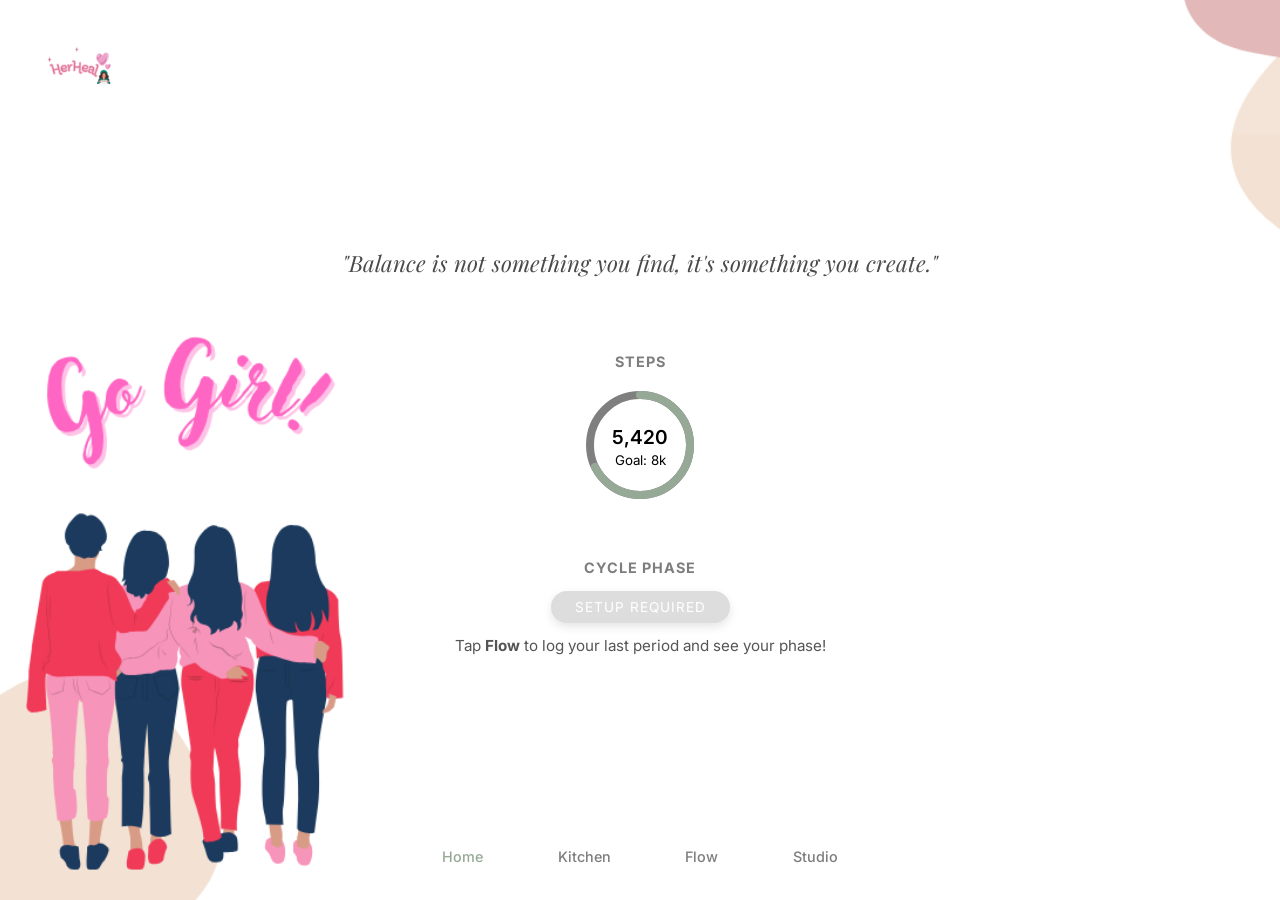
<file: index.html>
<!DOCTYPE html>
<html lang="en">
<head>
    <meta charset="UTF-8">
    <meta name="viewport" content="width=device-width, initial-scale=1.0">
    <title>HerHeal | Dashboard</title>
    <link rel="stylesheet" href="style.css">
</head>
<body class="dashboard-page">
    <nav class="main-nav">
        <div class="nav-logo">
            <img src="logo2.png" alt="HerHeal Logo">
        </div>
    </nav>

    <main class="dashboard-container">
        <section class="quote-container glass">
            <p id="dailyQuote">"Your body is your sanctuary; listen to its rhythm today."</p>
        </section>

        <div class="stats-grid">
            <div class="stat-card glass">
                <h3>Steps</h3>
                <div class="progress-container">
                    <svg class="progress-ring" width="120" height="120">
                        <circle class="ring-bg" cx="60" cy="60" r="50"></circle>
                        <circle id="stepCircle" class="ring-bar" cx="60" cy="60" r="50"></circle>
                    </svg>

                    <div class="step-data">
                        <span id="stepCount">5,420</span>
                        <small>Goal: 8k</small>
                    </div>
                </div>
            </div>

            <div class="stat-card glass">
                <h3>Cycle Phase</h3>
                <div class="phase-badge">Follicular</div>
                <p class="phase-desc">Energy is rising. Great time for new projects!</p>
            </div>
        </div>

        <div class="bottom-nav glass">
            <a href="index.html" class="active">Home</a>
            <a href="kitchen.html">Kitchen</a>
            <a href="flow.html">Flow</a>
            <a href="studio.html">Studio</a>
        </div>
    </main>
    <script src="script.js"></script>
</body>
</html>
</file>
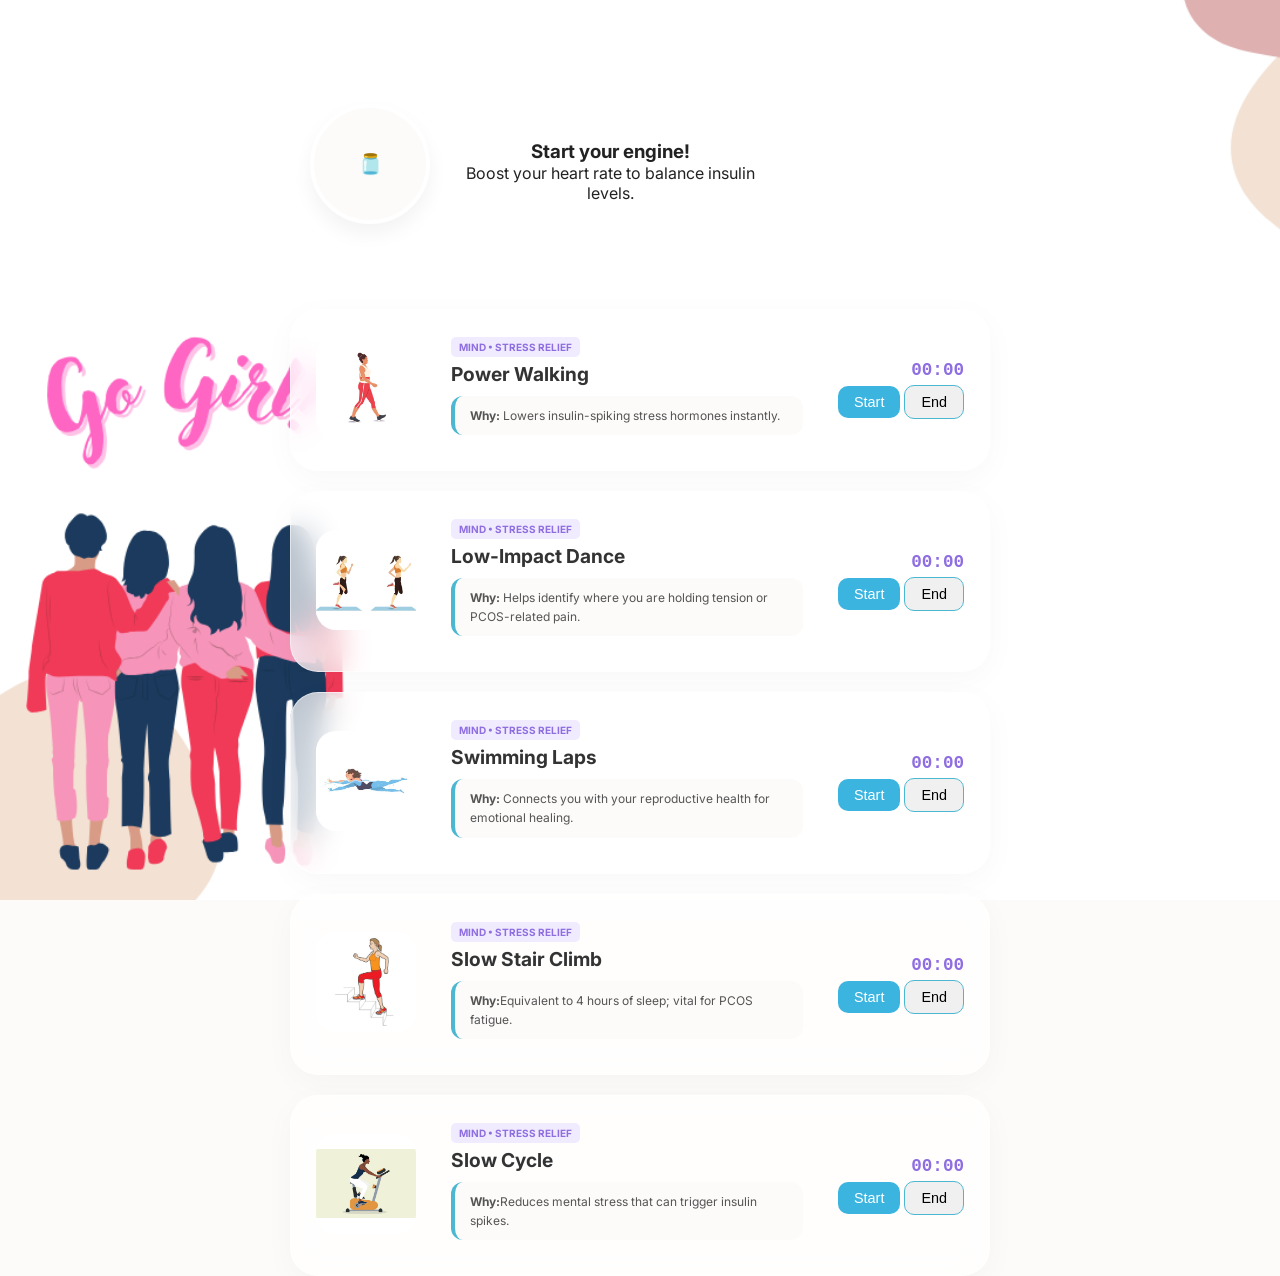
<file: cardio.html>
<!DOCTYPE html>
<html lang="en">
<head>
    <meta charset="UTF-8">
    <meta name="viewport" content="width=device-width, initial-scale=1.0">
    <title>HerHeal | Cardio</title>
     <link rel="stylesheet" href="style.css">
</head>
<body class="cardio-theme">
    
    <main class="studio-container">
    <br><br><br><br><br><br><br><br><br><br><br><br><br><br><br><br><br><br><br>
        <section class="growth-sanctuary glass">
            <div id="plant-pot" class="pot-container">
                <div class="plant-stage" id="plant-visual">
                    <span>🫙</span> </div>
            </div>
            <div class="growth-info">
                <h3 id="growth-status">Energy & Stamina</h3>
                <p id="growth-message">Boost your heart rate to balance insulin levels.</p>
            </div>
        </section>
         
        <section class="exercise-list">
            <div class="exercise-card pcos-special">
                <div class="card-image">
                    <img src="power_walk.jpeg"alt="Power Walking">
                </div>
                 <div class="exercise-info">
                    <div class="badge">Mind • Stress Relief</div>
                <h4>Power Walking</h4>
                <p class="pcos-insight"><strong>Why:</strong> Lowers insulin-spiking stress hormones instantly.</p>
                 </div>
                

                 <div class="timer-box"><span class="timer-display-small" id="time-c1">00:00</span>
                    <div class="button-group">
                        <button class="btn-start-timer" onclick="toggleTimer('c1')">Start</button>
                        <button class="btn-end-timer" onclick="endSession('c1')">End</button>
                    </div>
                </div>
            </div>
           


            <div class="exercise-card pcos-special">
                <div class="card-image">
                    <img src="dance.jpeg"alt="Low-Impact Dance">
                </div>
                 <div class="exercise-info">
                    <div class="badge">Mind • Stress Relief</div>
                    <h4>Low-Impact Dance</h4>
                    <p class="pcos-insight"><strong>Why:</strong> Helps identify where you are holding tension or PCOS-related pain.</p>
                 </div>
                

                 <div class="timer-box"><span class="timer-display-small" id="time-c2">00:00</span>
                    <div class="button-group">
                        <button class="btn-start-timer" onclick="toggleTimer('c2')">Start</button>
                        <button class="btn-end-timer" onclick="endSession('c2')">End</button>
                    </div>
                </div>
            </div>
           

             <div class="exercise-card pcos-special">
                <div class="card-image">
                    <img src="swimming.jpeg"alt="Swimming Laps">
                </div>
                 <div class="exercise-info">
                    <div class="badge">Mind • Stress Relief</div>
                    <h4>Swimming Laps</h4>
                    <p class="pcos-insight"><strong>Why:</strong> Connects you with your reproductive health for emotional healing.</p>
                 </div>
                

                <div class="timer-box"><span class="timer-display-small" id="time-c3">00:00</span>
                    <div class="button-group">
                        <button class="btn-start-timer" onclick="toggleTimer('c3')">Start</button>
                        <button class="btn-end-timer" onclick="endSession('c3')">End</button>
                    </div>
                </div>

            </div>
            

            <div class="exercise-card pcos-special">
                <div class="card-image">
                    <img src="stairClimb.jpeg"alt="Slow Stair Climb">
                </div>
                 <div class="exercise-info">
                    <div class="badge">Mind • Stress Relief</div>
                    <h4>Slow Stair Climb</h4>
                    <p class="pcos-insight"><strong>Why:</strong>Equivalent to 4 hours of sleep; vital for PCOS fatigue.</p>
                
                 </div>
                
               

                 <div class="timer-box"><span class="timer-display-small" id="time-c4">00:00</span>
                    <div class="button-group">
                        <button class="btn-start-timer" onclick="toggleTimer('c4')">Start</button>
                        <button class="btn-end-timer" onclick="endSession('c4')">End</button>
                    </div>
            </div>
            </div>
           

            <div class="exercise-card pcos-special">
                <div class="card-image">
                    <img src="slowCycle.jpeg"alt="Slow Cycle">
                </div>
                 <div class="exercise-info">
                    <div class="badge">Mind • Stress Relief</div>
                <h4>Slow Cycle</h4>
                <p class="pcos-insight"><strong>Why:</strong>Reduces mental stress that can trigger insulin spikes.</p>
                 </div>
                

                <div class="timer-box"><span class="timer-display-small" id="time-c5">00:00</span>
                    <div class="button-group">
                        <button class="btn-start-timer" onclick="toggleTimer('c5')">Start</button>
                        <button class="btn-end-timer" onclick="endSession('c5')">End</button>
                    </div>
            </div>

            </div>
            
        </section>
       
    </main>
    <script src="cardio-logic.js"></script>
</body>
</html>
</file>
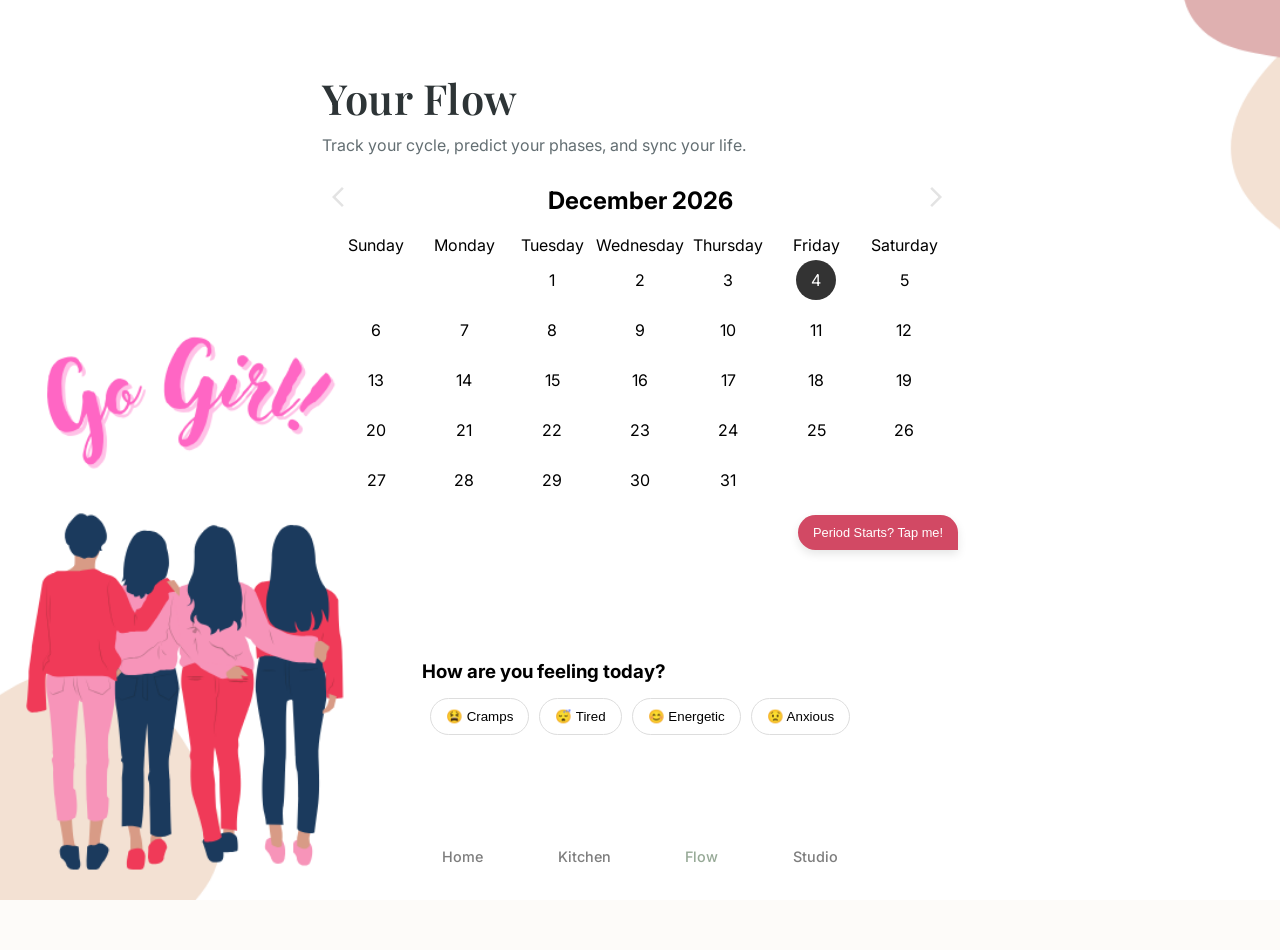
<file: flow.html>
<!DOCTYPE html>
<html lang="en">
<head>
    <meta charset="UTF-8">
    <meta name="viewport" content="width=device-width, initial-scale=1.0">
    <title>HerHeal | Flow Tracker</title>
    <link rel="stylesheet" href="style.css">
</head>
<body class="yoga-theme">
    <main class="studio-container">
        <header class="studio-header">
            <!-- <br><br><br><br><br><br><br><br><br><br><br><br><br><br><br><br><br><br><br><br><br> -->
            <h1>Your Flow</h1>
            <p>Track your cycle, predict your phases, and sync your life.</p>
        </header>

        <section class="calendar-container glass">
            <div class="calendar-header">
                <button onclick="changeMonth(-1)"><svg xmlns="http://www.w3.org/2000/svg" height="24px" viewBox="0 -960 960 960" width="24px" fill="#e3e3e3"><path d="M400-80 0-480l400-400 71 71-329 329 329 329-71 71Z"/></svg></button>
                <h2 id="month-display">February 2026</h2>
                <button onclick="changeMonth(1)"><svg xmlns="http://www.w3.org/2000/svg" height="24px" viewBox="0 -960 960 960" width="24px" fill="#e3e3e3"><path d="m321-80-71-71 329-329-329-329 71-71 400 400L321-80Z"/></svg></button>
            </div>
            <div class="calender-wrapper">
                <div class="weekdays">
                    <div>Sunday</div>
                    <div>Monday</div>
                    <div>Tuesday</div>
                    <div>Wednesday</div>
                    <div>Thursday</div>
                    <div>Friday</div>
                    <div>Saturday</div>
                
                
            </div>
            </div>
        
            <div id="calendar-grid" class="calendar-grid">
            </div>
        </section>

        <div class="period-quick-log">
            <button onclick="logPeriodToday()" class="btn-log">
                Period Starts? <span>Tap me!</span>
            </button>
        </div>
        <section class="mood-container">
            <h3>How are you feeling today?</h3>
            <div class="mood-selector">
                <button onclick="logMood('Crampy')">😫 Cramps</button>
                <button onclick="logMood('Low Energy')">😴 Tired</button>
                <button onclick="logMood('Happy')">😊 Energetic</button>
                <button onclick="logMood('Anxious')">😟 Anxious</button>
            </div>
            <div id="mood-suggestion">
                Select a mood too see a tip!
            </div>
        </section>
        
         <div class="bottom-nav glass">
            <a href="index.html">Home</a>
            <a href="kitchen.html">Kitchen</a>
            <a href="flow.html" class="active">Flow</a>
            <a href="studio.html">Studio</a>
        </div>

    </main>
<script src="script.js"></script>
  
   
</body>
</html>
</file>
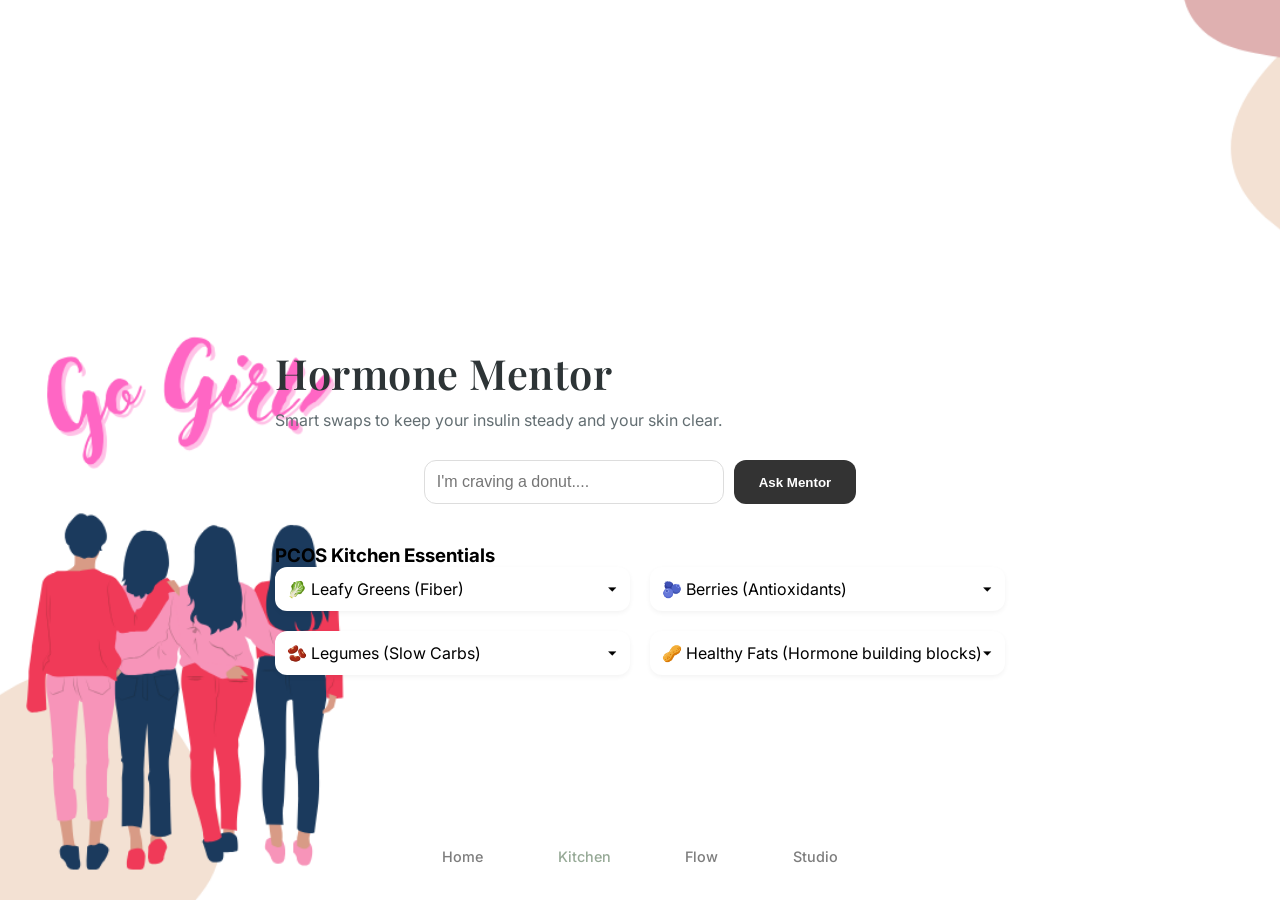
<file: kitchen.html>
<!DOCTYPE html>
<html lang="en">
<head>
    <meta charset="UTF-8">
    <meta name="viewport" content="width=device-width, initial-scale=1.0">
    <title>HerHeal | Kitchen</title>
    <link rel="stylesheet" href="style.css">
</head>
<body class="kitchen-theme">
    <main class="studio-container">
        <header class="studio-header">
            <h1>Hormone Mentor</h1>
            <p>Smart swaps to keep your insulin steady and your skin clear.</p>
        </header>

        <section class="mentor-section glass">
            <div class="mentor-input-group">
                <input type="text" id="craving-input" placeholder="I'm craving a donut....">
                <button onclick="askMentor()" class="btn-mentor">Ask Mentor</button>
            </div>
            <div id="mentor-response"></div>
        </section>

        <section class="pcos-essentials">
            <h3>PCOS Kitchen Essentials</h3>
            <div class="essential-grid">
               
                <details class="essential-item">
                <summary> 🥬 Leafy Greens (Fiber) </summary>
                <div class="dropdown-content">
                    <p><strong>Recs:</strong> Spinach, Kale, Arugula.</p>
                    <p>Eat these at the start of meals to blunt insulin spikes.</p>
                </div>
               </details>
               
               <details class="essential-item">
                <summary> 🫐 Berries (Antioxidants)</summary>
                <div class="dropdown-content">
                    <p><strong>Recs:</strong> Blueberries, Raspberries, Blackberries.</p>
                    <p>Low-sugar options that won't trigger androgen production.</p>
                </div>
               </details>

               <details class="essential-item">
                <summary> 🫘 Legumes (Slow Carbs) </summary>
                <div class="dropdown-content">
                    <p><strong>Recs:</strong> Chickpeas, Lentils, Black beans.</p>
                    <p>High protein and fiber content keeps you full longer.</p>
                </div>
               </details>

               <details class="essential-item">
                <summary> 🥜 Healthy Fats (Hormone building blocks)</summary>
                <div class="dropdown-content">
                    <p><strong>Recs:</strong> Avocado, Walnuts, Flaxseeds.</p>
                    <p>Essential for producing progesterone and reducing inflammation.</p>
                </div>
               </details>

            </div>
        </section>
         <div class="bottom-nav glass">
            <a href="index.html" >Home</a>
            <a href="kitchen.html" class="active">Kitchen</a>
            <a href="flow.html">Flow</a>
            <a href="studio.html">Studio</a>
        </div>
    </main>
    <script src="script.js"></script>
</body>
</html>
</file>
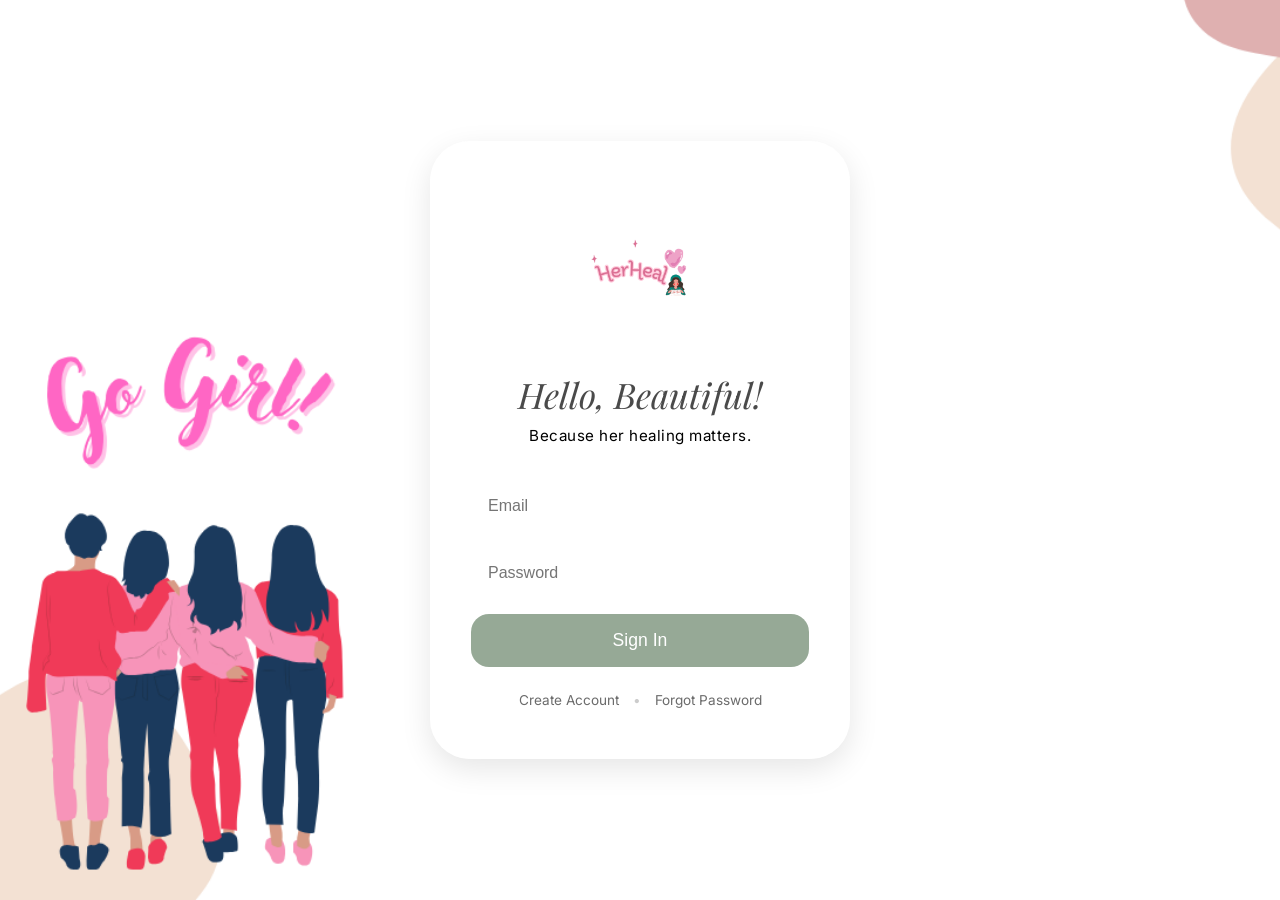
<file: login.html>
<!DOCTYPE html>
<html lang="en">
<head>
    <meta charset="UTF-8">
    <meta name="viewport" content="width=device-width, initial-scale=1.0">
    <title>HerHeal | Login</title>
    <link rel="stylesheet" href="style.css">

</head>
<body class="login-page">
    <div class="login-card">
        <img src="logo.png" alt="HerHeal" class="brand-logo">

        <h1 class="greeting">Hello, Beautiful!</h1>
        <p class="tagline">Because her healing matters.</p>

        <form id="loginForm">
            <input type="email" class="input-field" placeholder="Email" required>
            <input type="password" class="input-field" placeholder="Password" required>
            <button type="submit" class="enter-btn">Sign In</button>
        </form>

        <div class="footer-links">
            <a href="#">Create Account</a>
            <span class="dot">•</span>
            <a href="#">Forgot Password</a>
        </div>
    </div>
    <script src="script.js"></script>
</body>
</html>
</file>
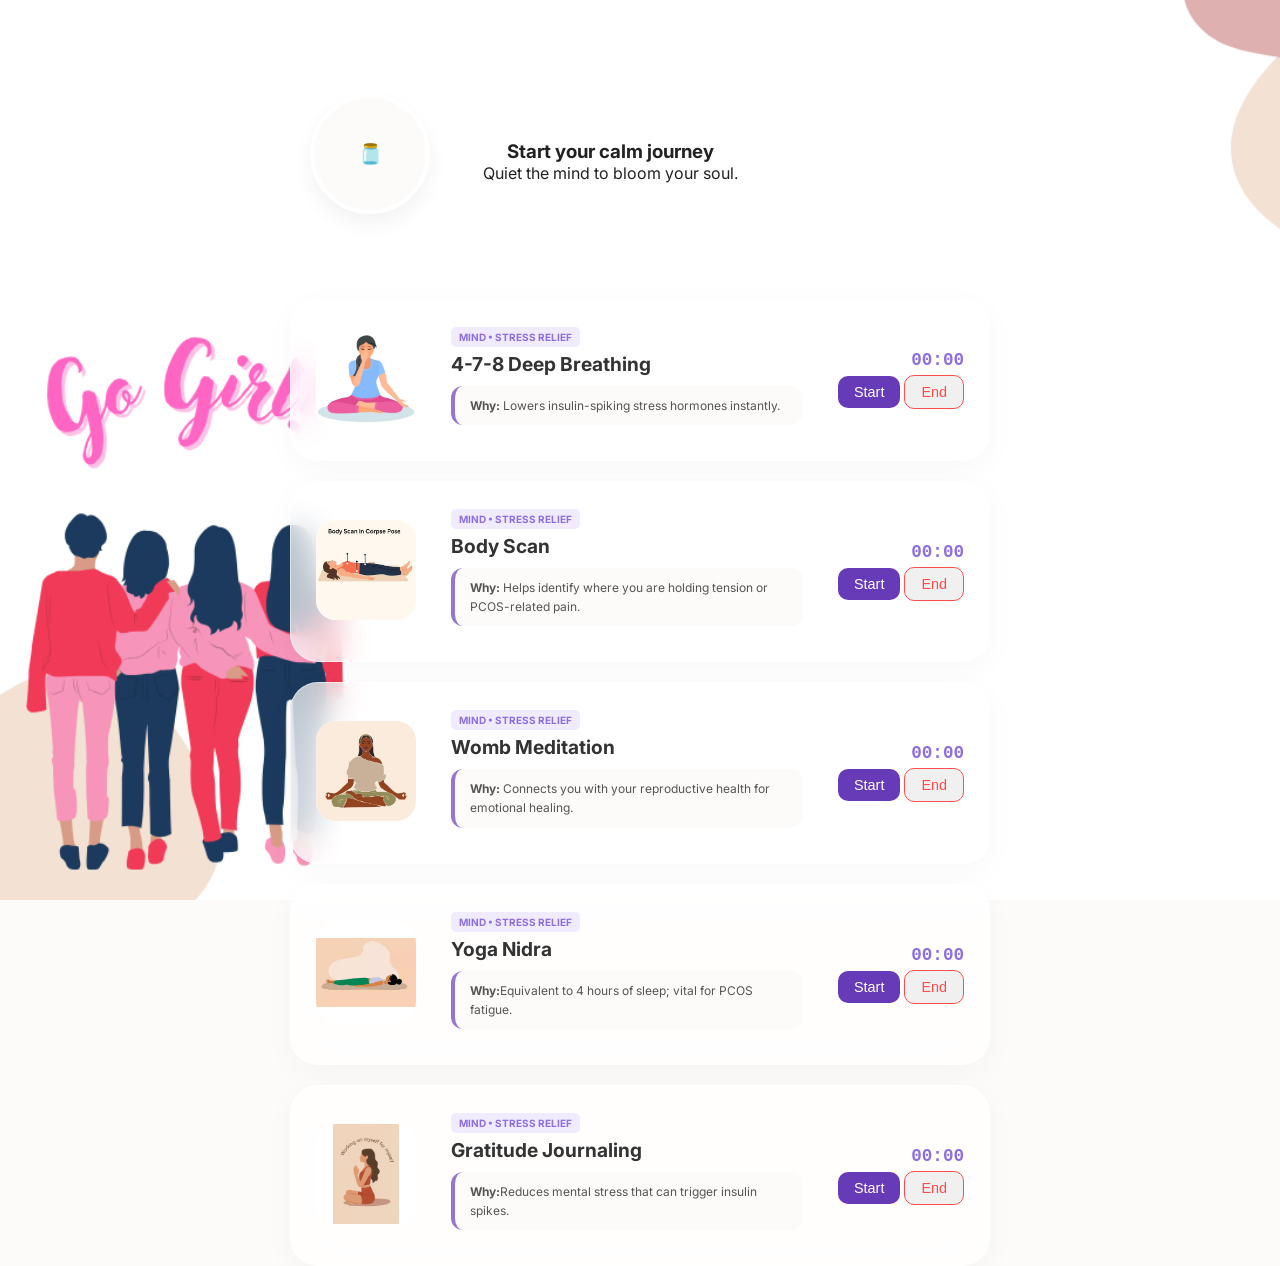
<file: meditation.html>
<!DOCTYPE html>
<html lang="en">
<head>
    <meta charset="UTF-8">
    <meta name="viewport" content="width=device-width, initial-scale=1.0">
    <title>HerHeal | Meditation</title>
     <link rel="stylesheet" href="style.css">
</head>
<body class="meditation-theme">
   
    <main class="studio-container">
    <br><br><br><br><br><br><br><br><br><br><br><br><br><br><br><br><br><br>
        <section class="growth-sanctuary glass">
            <div id="plant-pot" class="pot-container">
                <div class="plant-stage" id="plant-visual">
                    <span>🫙</span> </div>
            </div>
            <div class="growth-info">
                <h3 id="growth-status">Mindful Growth</h3>
                <p id="growth-message">Quiet the mind to bloom your soul.</p>
            </div>
        </section>

        <section class="exercise-list">
            <div class="exercise-card pcos-special">
                <div class="card-image">
                    <img src="breathing.jpeg" alt="breathing">
                </div>
                <div class="exercise-info">
                    <div class="badge">Mind • Stress Relief</div>
                    <h4>4-7-8 Deep Breathing</h4>
                    <p class="pcos-insight"><strong>Why:</strong> Lowers insulin-spiking stress hormones instantly.</p>
                </div>
                 <div class="timer-box"><span class="timer-display-small" id="time-m1">00:00</span>
                    <div class="button-group">
                        <button class="btn-start-timer" onclick="toggleTimer('m1')">Start</button>
                        <button class="btn-end-timer" onclick="endSession('m1')">End</button>
                    </div>
                </div>
            </div>
           


            <div class="exercise-card pcos-special">
                <div class="card-image">
                    <img src="bodyScan.jpeg" alt="bodyScan">
                </div>
                <div class="exercise-info">
                    <div class="badge">Mind • Stress Relief</div>
                    <h4>Body Scan</h4>
                    <p class="pcos-insight"><strong>Why:</strong> Helps identify where you are holding tension or PCOS-related pain.</p>
                </div>
                

                 <div class="timer-box"><span class="timer-display-small" id="time-m2">00:00</span>
                    <div class="button-group">
                        <button class="btn-start-timer" onclick="toggleTimer('m2')">Start</button>
                        <button class="btn-end-timer" onclick="endSession('m2')">End</button>
                    </div>
                </div>
            </div>
           

             <div class="exercise-card pcos-special">
                <div class="card-image">
                    <img src="wombMed.jpeg" alt="Womb Meditation">
                </div>
                <div class="exercise-info">
                    <div class="badge">Mind • Stress Relief</div>
                    <h4>Womb Meditation</h4>
                    <p class="pcos-insight"><strong>Why:</strong> Connects you with your reproductive health for emotional healing.</p>
                </div>
                

                <div class="timer-box"><span class="timer-display-small" id="time-m3">00:00</span>
                    <div class="button-group">
                        <button class="btn-start-timer" onclick="toggleTimer('m3')">Start</button>
                        <button class="btn-end-timer" onclick="endSession('m3')">End</button>
                    </div>
                </div>

            </div>
            

            <div class="exercise-card pcos-special">
                <div class="card-image">
                    <img src="yogNidra.jpeg" alt="Yoga Nidra">
                </div>
                <div class="exercise-info">
                    <div class="badge">Mind • Stress Relief</div>
                    <h4>Yoga Nidra</h4>
                    <p class="pcos-insight"><strong>Why:</strong>Equivalent to 4 hours of sleep; vital for PCOS fatigue.</p>
                </div>
                

                 <div class="timer-box"><span class="timer-display-small" id="time-m4">00:00</span>
                    <div class="button-group">
                        <button class="btn-start-timer" onclick="toggleTimer('m4')">Start</button>
                        <button class="btn-end-timer" onclick="endSession('m4')">End</button>
                    </div>
            </div>
            </div>
           

            <div class="exercise-card pcos-special">
                <div class="card-image">
                    <img src="gratitude.jpeg" alt="Gratitude Journaling">
                </div>
                <div class="exercise-info">
                    <div class="badge">Mind • Stress Relief</div>
                <h4>Gratitude Journaling</h4>
                <p class="pcos-insight"><strong>Why:</strong>Reduces mental stress that can trigger insulin spikes.</p>
                </div>
                

                <div class="timer-box"><span class="timer-display-small" id="time-m5">00:00</span>
                    <div class="button-group">
                        <button class="btn-start-timer" onclick="toggleTimer('m5')">Start</button>
                        <button class="btn-end-timer" onclick="endSession('m5')">End</button>
                    </div>
            </div>

            </div>
            
        </section>
    </main>
    <script src="meditation-logic.js"></script>
</body>
</html>
</file>
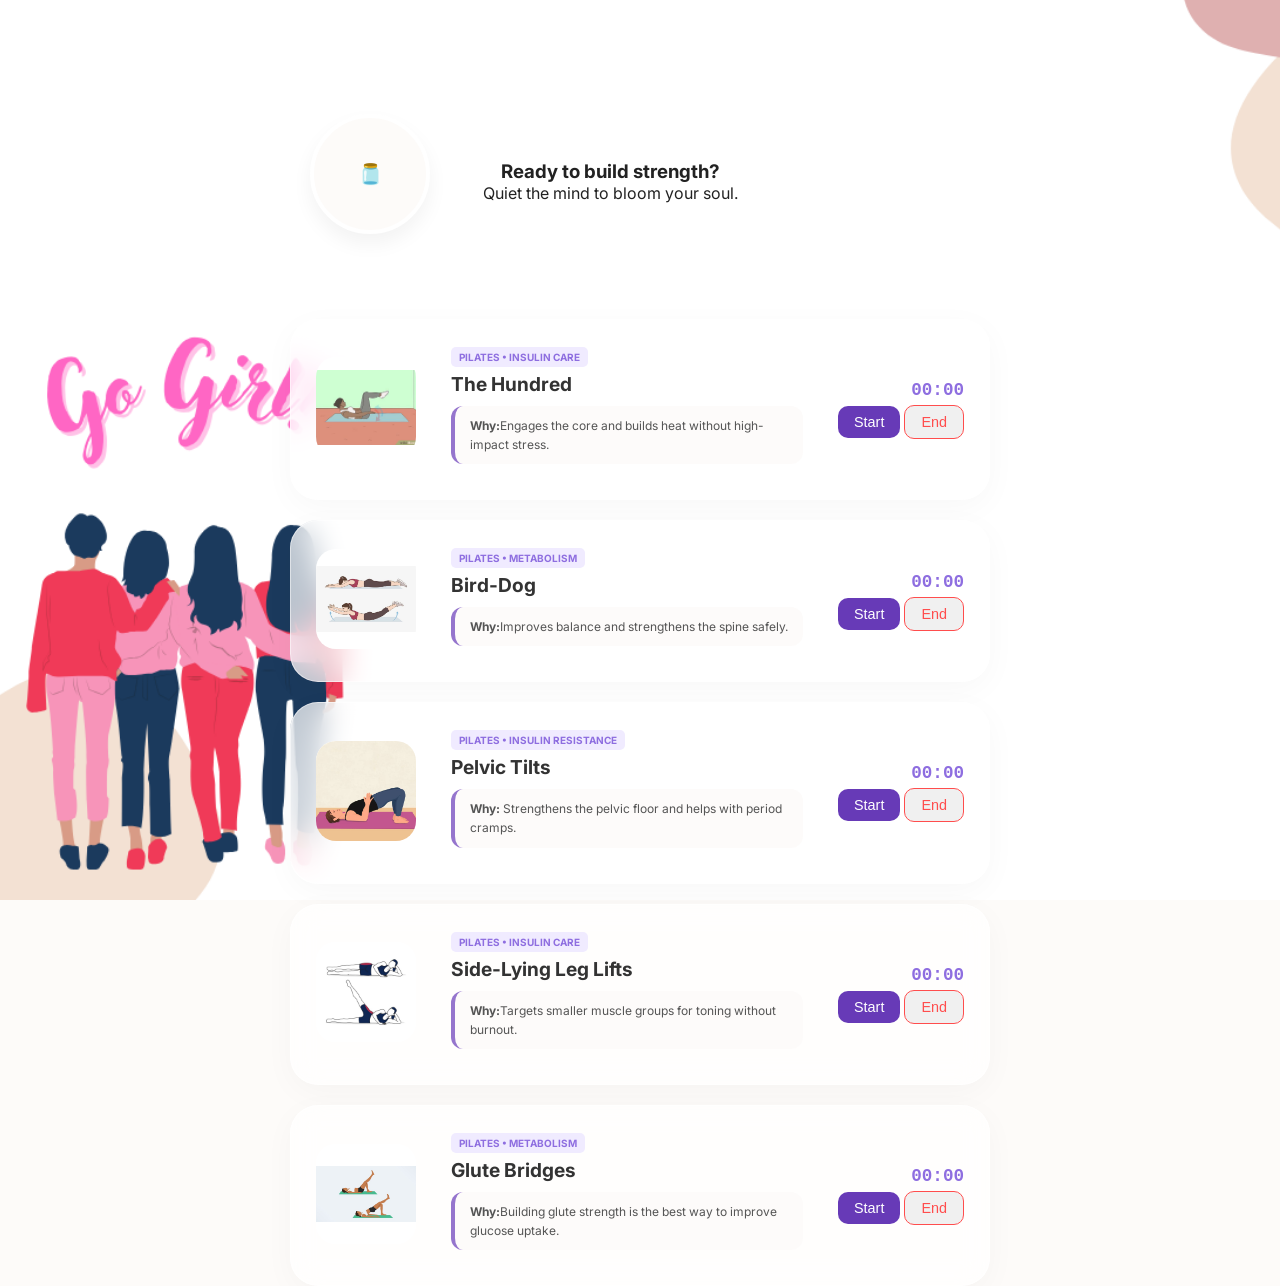
<file: pilates.html>
<!DOCTYPE html>
<html lang="en">
<head>
    <meta charset="UTF-8">
    <meta name="viewport" content="width=device-width, initial-scale=1.0">
    <title>HerHeal | Pilates</title>
     <link rel="stylesheet" href="style.css">
</head>
<body class="meditation-theme">
    
    <main class="studio-container">
    <br><br><br><br><br><br><br><br><br><br><br><br><br><br><br><br><br><br><br><br>
        <section class="growth-sanctuary glass">
            <div id="plant-pot" class="pot-container">
                <div class="plant-stage" id="plant-visual">
                    <span>🫙</span> 
                </div>
            </div>
            <div class="growth-info">
                <h3 id="growth-status">Core & Strength</h3>
                <p id="growth-message">Quiet the mind to bloom your soul.</p>
            </div>
            
        </section>

        <section class="exercise-list">
            <div class="exercise-card pcos-special">
                <div class="card-image">
                    <img src="hundred.jpeg"alt="The Hundred">
                </div>
                <div class="exercise-info">
                    <div class="badge">Pilates • Insulin Care</div>
                <h4>The Hundred</h4>
                <p class="pcos-insight"><strong>Why:</strong>Engages the core and builds heat without high-impact stress.</p>
                </div>
                

                 <div class="timer-box"><span class="timer-display-small" id="time-p1">00:00</span>
                    <div class="button-group">
                        <button class="btn-start-timer" onclick="toggleTimer('p1')">Start</button>
                        <button class="btn-end-timer" onclick="endSession('p1')">End</button>
                    </div>
                </div>
            </div>
           


            <div class="exercise-card pcos-special">
                <div class="card-image">
                    <img src="bird-dog.jpeg"alt="Bird-Dog">
                </div>
                <div class="exercise-info">
                    <div class="badge">Pilates • Metabolism</div>
                    <h4>Bird-Dog</h4>
                    <p class="pcos-insight"><strong>Why:</strong>Improves balance and strengthens the spine safely.</p>
                </div>
                

                 <div class="timer-box"><span class="timer-display-small" id="time-p2">00:00</span>
                    <div class="button-group">
                        <button class="btn-start-timer" onclick="toggleTimer('p2')">Start</button>
                        <button class="btn-end-timer" onclick="endSession('p2')">End</button>
                    </div>
                </div>
            </div>
           

             <div class="exercise-card pcos-special">
                <div class="card-image">
                    <img src="pelvicTilts.jpeg"alt="Pelvic Tilts">
                </div>
                <div class="exercise-info">
                    <div class="badge">Pilates • Insulin Resistance</div>
                <h4>Pelvic Tilts</h4>
                <p class="pcos-insight"><strong>Why:</strong> Strengthens the pelvic floor and helps with period cramps.</p>
                </div>
                

                <div class="timer-box"><span class="timer-display-small" id="time-p3">00:00</span>
                    <div class="button-group">
                        <button class="btn-start-timer" onclick="toggleTimer('p3')">Start</button>
                        <button class="btn-end-timer" onclick="endSession('p3')">End</button>
                    </div>
                </div>

            </div>
            

            <div class="exercise-card pcos-special">
                <div class="card-image">
                    <img src="side-leg.jpeg"alt="Side-Lying Leg Lifts">
                </div>
                <div class="exercise-info">
                    <div class="badge">Pilates • Insulin Care</div>
                <h4>Side-Lying Leg Lifts</h4>
                <p class="pcos-insight"><strong>Why:</strong>Targets smaller muscle groups for toning without burnout.</p>
                </div>
                

                 <div class="timer-box"><span class="timer-display-small" id="time-p4">00:00</span>
                    <div class="button-group">
                        <button class="btn-start-timer" onclick="toggleTimer('p4')">Start</button>
                        <button class="btn-end-timer" onclick="endSession('p4')">End</button>
                    </div>
            </div>
            </div>
           

            <div class="exercise-card pcos-special">
                <div class="card-image">
                    <img src="glute-bridge.jpeg"alt="Glute Bridges">
                </div>
                <div class="exercise-info">
                    <div class="badge">Pilates • Metabolism</div>
                    <h4>Glute Bridges</h4>
                    <p class="pcos-insight"><strong>Why:</strong>Building glute strength is the best way to improve glucose uptake.</p>
                </div>
                

                <div class="timer-box"><span class="timer-display-small" id="time-p5">00:00</span>
                    <div class="button-group">
                        <button class="btn-start-timer" onclick="toggleTimer('p5')">Start</button>
                        <button class="btn-end-timer" onclick="endSession('p5')">End</button>
                    </div>
            </div>

            </div>
            
        </section>
    </main>
    <script src="pilates-logic.js"></script>
</body>
</html>
</file>
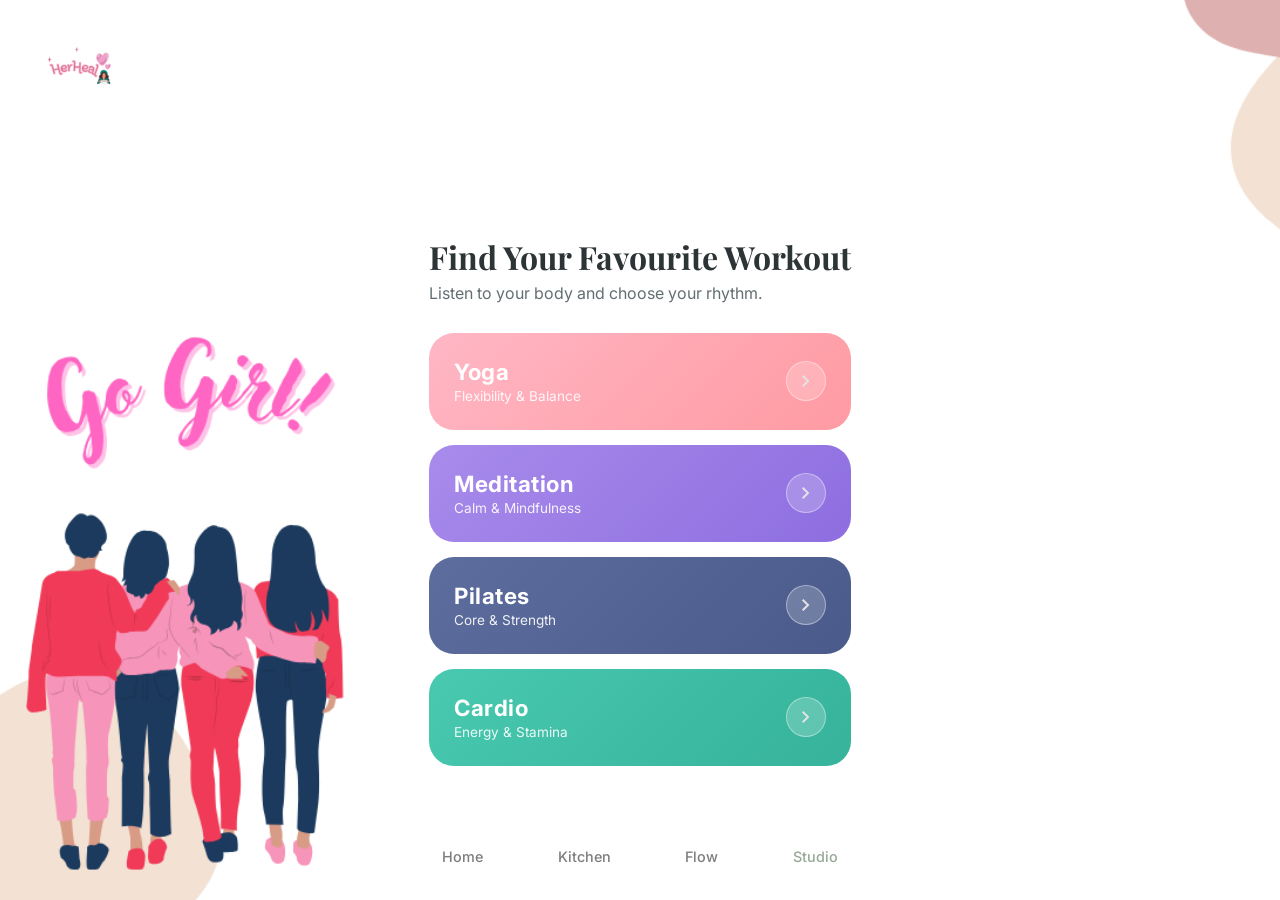
<file: studio.html>
<!DOCTYPE html>
<html lang="en">
<head>
    <meta charset="UTF-8">
    <meta name="viewport" content="width=device-width, initial-scale=1.0">
    <title>HerHeal | Studio</title>
    <link rel="stylesheet" href="style.css">
</head>
<body class="studio-main">

    <nav class="main-nav">
        <div class="nav-logo">
            <img src="logo2.png" alt="HerHeal Logo">
        </div>
    </nav>
    
    <main class="studio-container">
        <header class="studio-header">
            <h2>Find Your Favourite Workout</h2>
            <p>Listen to your body and choose your rhythm.</p>
        </header>

        <section class="category-grid">
            <div class="cat-card yoga-main" onclick="location.href='yoga.html'">
                <div class="cat-info">
                    <h3>Yoga</h3>
                    <span>Flexibility & Balance</span>
                </div>
                <button class="play-btn"><svg xmlns="http://www.w3.org/2000/svg" height="24px" viewBox="0 -960 960 960" width="24px" fill="#e3e3e3"><path d="M504-480 320-664l56-56 240 240-240 240-56-56 184-184Z"/></svg></button>
            </div>

            <div class="cat-card meditation-main" onclick="location.href='meditation.html'">
                <div class="cat-info">
                    <h3>Meditation</h3>
                    <span>Calm & Mindfulness</span>
                </div>
                <button class="play-btn"><svg xmlns="http://www.w3.org/2000/svg" height="24px" viewBox="0 -960 960 960" width="24px" fill="#e3e3e3"><path d="M504-480 320-664l56-56 240 240-240 240-56-56 184-184Z"/></svg></button>
            </div>


            <div class="cat-card pilates-main" onclick="location.href='pilates.html'">
                <div class="cat-info">
                    <h3>Pilates</h3>
                    <span>Core & Strength</span>
                </div>
                <button class="play-btn"><svg xmlns="http://www.w3.org/2000/svg" height="24px" viewBox="0 -960 960 960" width="24px" fill="#e3e3e3"><path d="M504-480 320-664l56-56 240 240-240 240-56-56 184-184Z"/></svg></button>
            </div>


            <div class="cat-card cardio-main" onclick="location.href='cardio.html'">
                <div class="cat-info">
                    <h3>Cardio</h3>
                    <span>Energy & Stamina</span>
                </div>
                <button class="play-btn"><svg xmlns="http://www.w3.org/2000/svg" height="24px" viewBox="0 -960 960 960" width="24px" fill="#e3e3e3"><path d="M504-480 320-664l56-56 240 240-240 240-56-56 184-184Z"/></svg></button>
            </div>

        </section>

        <nav class="bottom-nav glass">
             <a href="index.html">Home</a>
            <a href="kitchen.html">Kitchen</a>
            <a href="flow.html">Flow</a>
            <a href="studio.html" class="active">Studio</a>
        </nav>
    </main>
</body>
</html>
</file>
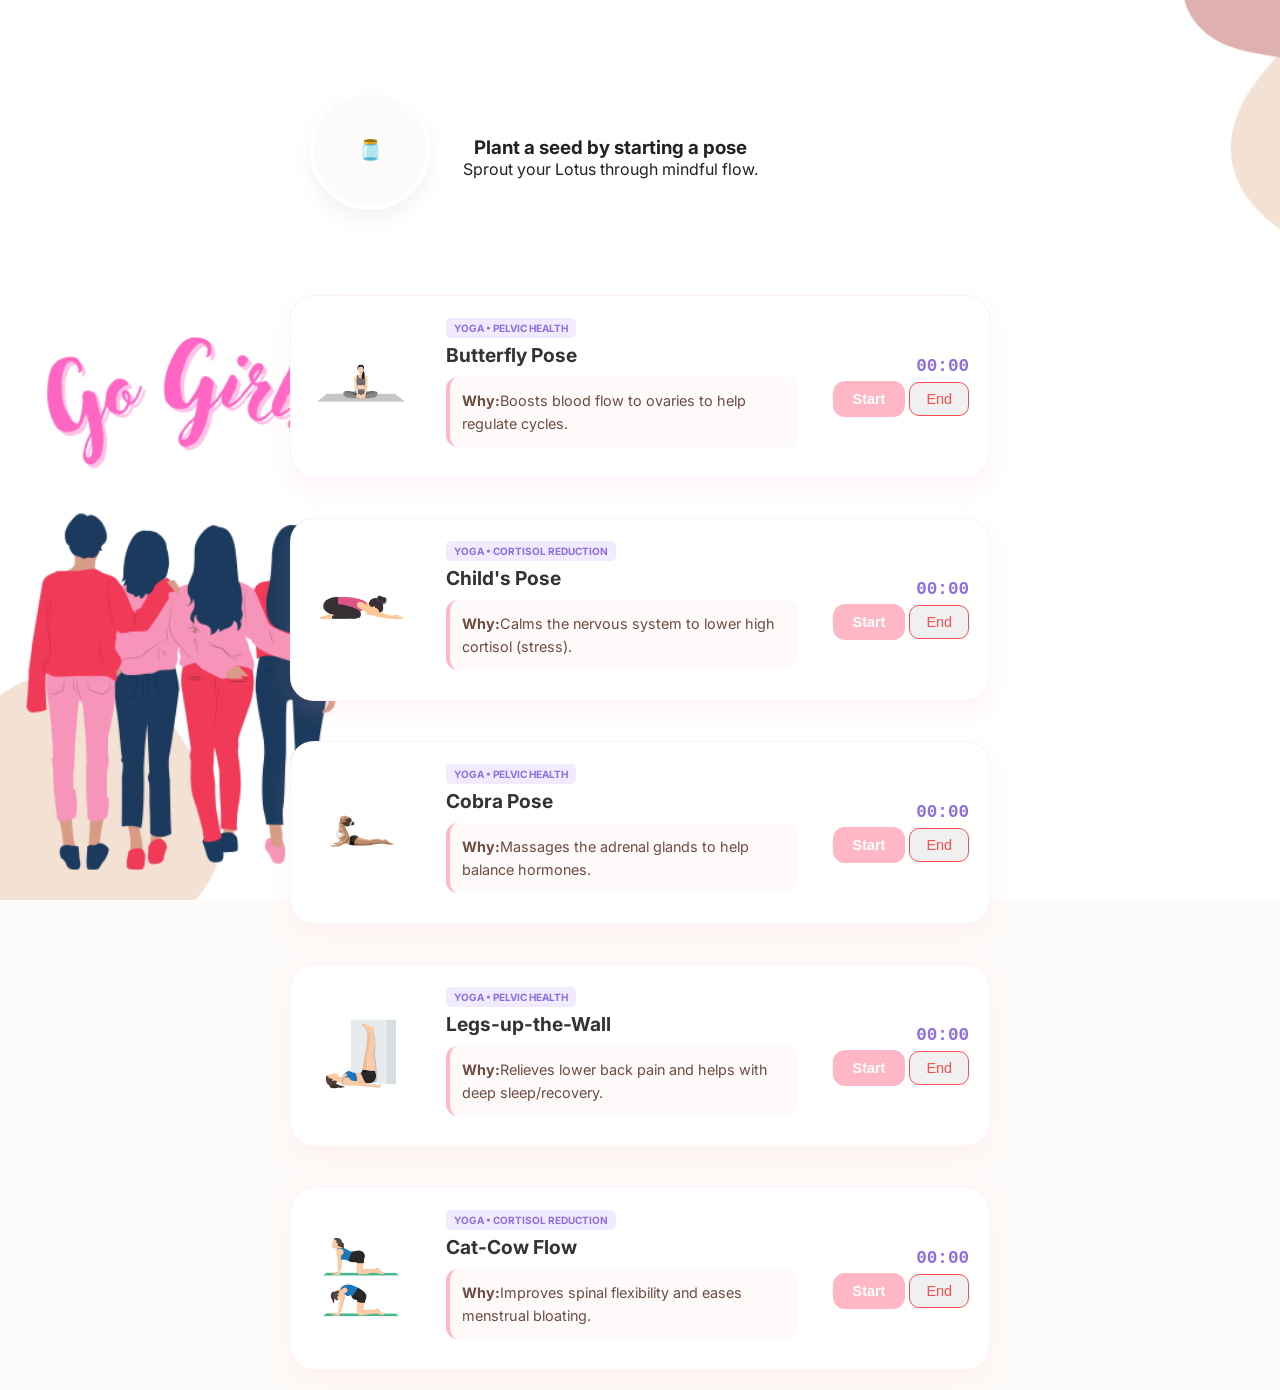
<file: yoga.html>
<!DOCTYPE html>
<html lang="en">
<head>
    <meta charset="UTF-8">
    <meta name="viewport" content="width=device-width, initial-scale=1.0">
    <title>HerHeal| Yoga</title>
    <link rel="stylesheet" href="style.css">
</head>
<body class="yoga-theme">

    <main class="studio-container">
        <br><br><br><br><br><br><br><br><br><br><br><br><br><br><br><br><br><br><br><br><br><br><br><br>
        <section class="growth-sanctuary glass">
            <div id="plant-pot" class="pot-container">
                <div class="plant-stage" id="plant-visual">
                    <span class="seed-icon">🌱</span>
                </div>
            </div>
            <div class="growth-info">
                <h3 id="growth-status">Time to Grow</h3>
                <p id="growth-message">Sprout your Lotus through mindful flow.</p>
            </div>
        </section>

        <section class="exercise-list">
            <div class="exercise-card pcos-special">
                <div class="card-image">
                    <img src="butterfly.jpeg" alt="butterfly">
                </div>
                <div class="exercise-info">
                    <div class="badge">Yoga • Pelvic Health </div>
                    <h4>Butterfly Pose</h4>
                    <p class="pcos-insight"><strong>Why:</strong>Boosts blood flow to ovaries to help regulate cycles.</p>
                </div>
                <div class="timer-box"><span class="timer-display-small" id="time-y1">00:00</span>
                    <div class="button-group">
                        <button class="btn-start-timer" onclick="toggleTimer('y1')">Start</button>
                        <button class="btn-end-timer" onclick="endSession('y1')">End</button>
                    </div>
                </div>
            </div>

            <div class="exercise-card pcos-special">
                <div class="card-image">
                    <img src="child.jpeg" alt="child-pose">
                </div>
                <div class="exercise-info">
                    <div class="badge">Yoga • Cortisol Reduction </div>
                    <h4>Child's Pose</h4>
                    <p class="pcos-insight"><strong>Why:</strong>Calms the nervous system to lower high cortisol (stress).</p>
                </div>
                <div class="timer-box"><span class="timer-display-small" id="time-y2">00:00</span>
                    <div class="button-group">
                        <button class="btn-start-timer" onclick="toggleTimer('y2')">Start</button>
                        <button class="btn-end-timer" onclick="endSession('y2')">End</button>
                    </div>
                </div>
            </div>

            <div class="exercise-card pcos-special">
                <div class="card-image">
                    <img src="Cobra Pose (Bhujangasana).jpeg" alt="cobra">
                </div>
                <div class="exercise-info">
                    <div class="badge">Yoga • Pelvic Health </div>
                    <h4>Cobra Pose</h4>
                    <p class="pcos-insight"><strong>Why:</strong>Massages the adrenal glands to help balance hormones.</p>
                </div>
                <div class="timer-box"><span class="timer-display-small" id="time-y3">00:00</span>
                    <div class="button-group">
                        <button class="btn-start-timer" onclick="toggleTimer('y3')">Start</button>
                        <button class="btn-end-timer" onclick="endSession('y3')">End</button>
                    </div>
                </div>
            </div>

            <div class="exercise-card pcos-special">
                <div class="card-image">
                    <img src="legup.jpeg" alt="Legs-up-the-Wall">
                </div>
                <div class="exercise-info">
                    <div class="badge">Yoga • Pelvic Health </div>
                    <h4>Legs-up-the-Wall</h4>
                    <p class="pcos-insight"><strong>Why:</strong>Relieves lower back pain and helps with deep sleep/recovery.</p>
                </div>
                <div class="timer-box"><span class="timer-display-small" id="time-y4">00:00</span>
                    <div class="button-group">
                        <button class="btn-start-timer" onclick="toggleTimer('y4')">Start</button>
                        <button class="btn-end-timer" onclick="endSession('y4')">End</button>
                    </div>
                </div>
            </div>


            <div class="exercise-card pcos-special">
                <div class="card-image">
                    <img src="cat-cow.jpeg" alt="Cat-Cow Flow">
                </div>
                <div class="exercise-info">
                    <div class="badge">Yoga • Cortisol Reduction</div>
                    <h4>Cat-Cow Flow</h4>
                    <p class="pcos-insight"><strong>Why:</strong>Improves spinal flexibility and eases menstrual bloating.</p>
                </div>
                <div class="timer-box"><span class="timer-display-small" id="time-y5">00:00</span>
                    <div class="button-group">
                        <button class="btn-start-timer" onclick="toggleTimer('y5')">Start</button>
                        <button class="btn-end-timer" onclick="endSession('y5')">End</button>
                    </div>
                </div>
            </div>



        </section>
    </main>
    <script src="yoga-logic.js"></script>
</body>
</html>
</file>
<file: style.css>
@import url('https://fonts.googleapis.com/css2?family=Playfair+Display:ital@1&family=Inter:wght@300;400;500&display=swap');

*{
    margin: 0;
    padding: 0;
    box-sizing: border-box;
}

body{
    font-family: 'Inter', sans-serif;
    height: 100vh;
    display: flex;
    align-items: center;
    justify-content: center;
    background: url(Women.png) no-repeat 20% center fixed;
    background-size: cover;
    background-color: #fdfbf9;
    margin: 0;
}

/* login page */

.login-card{
    background: rgba(255, 255, 255, 0.4);
    backdrop-filter: blur(20px);
    -webkit-backdrop-filter: blur(20px);
    border: 1px solid rgba(255, 255, 255, 0.3);
    padding: 50px 40px;
    border-radius: 40px;
    width: 100%;
    max-width: 420px;
    text-align: center;
    box-shadow:  0 10px 30px rgba(0, 0, 0, 0.1);
}

.brand-logo{
    width: 150px;
    height: 150px;
    margin-bottom: 25px;
   
}

.greeting{
    font-family: 'Playfair Display', serif;
    font-style: italic;
    font-weight: 400;
    font-size: 2.2rem;
    color: #4A4A4A;
    margin-bottom: 8px;
}

.tagline{
    font-size: 0.95rem;
    color: #000;
    margin-bottom: 35px;
    letter-spacing: 0.5px;
}

.input-field{
    width: 100%;
    padding: 16px;
    margin-bottom: 15px;
    border: 1px solid rgba(255, 255, 255, 0.5);
    border-radius: 18px;
    background: rgba(255, 255, 255, 0.6);
    font-size: 1rem;
    outline: none;
    transition: all 0.3 ease; 
}

.input-field:hover{
    background: rgba(255, 255, 255, 0.9);
    border-color: #96a996;
    cursor: pointer;
}

.enter-btn{
    width: 100%;
    padding: 16px;
    background: #96a996;
    color: white;
    border: none;
    border-radius: 18px;
    font-size: 1.1rem;
    font-weight: 500;
    transition: 0.2s ease;
    opacity: 0.3 ease;
}

.enter-btn:hover{
    opacity: 0.9;
    transform: translateY(-2px);
}

.footer-links{
    margin-top: 25px;
    font-size: 0.85rem;
}

.footer-links a{
    color: #6b6b6b;
    text-decoration: none;
    transition: color 0.3s;
}

.footer-links a:hover{
    color: #96a996;
}

.dot{
    margin: 0 10px;
    color: #ccc;
}


/* Dashboard */

.dashboard-page{
    /* background: url(dash_back.png) no-repeat center center fixed !important;
    background-size: cover !important; */
    margin: 0;
    padding: 0;
    
    background-color: #fdfbf9 ;
    display: flex;
    flex-direction: column;
    height: 100vh;
    width: 100vw;
}

.login-page{
    background: url(Women.png) no-repeat 20% center fixed;
    background-size: cover;
}

.main-nav{
    position: fixed;
    top: 0;
    left: 0;
    width: 100%;
    padding: 15px 30px;
    z-index: 1000;
}

.nav-logo img{
    height: 100px;
    mix-blend-mode: multiply;
    
}

.dashboard-container{
    max-width: 800px;
    margin: 0 auto;
}

.quote-container{
    padding: 30px;
    margin-bottom: 20px;
    text-align: center;
    font-family: 'Playfair Display', serif;
    font-style: italic;
    font-size: 1.4rem;
    color: #4A4A4A;
}

.stat-grid{
    display: grid;
    grid-template-columns: 1fr 1fr;
    gap: 20px;
}

.stat-card{
    padding: 25px;
    text-align: center;
}

.stat-card h3{
    font-size: 0.9rem;
    text-transform: uppercase;
    letter-spacing: 1px;
    margin-bottom: 15px;
    color: #7d7d7d;
    
}


.dashboard-page .main-nav{
    background: rgba(255, 255, 255, 0.1);
    /* backdrop-filter: blur(5px); */
}
.progress-container{
    position: relative; 
    display: inline-block;
}

.progress-ring{
    transform: rotate(-90deg);
}

.ring-bg{
    fill: none;
    stroke: rgba(0, 0, 0, 0.5);
    stroke-width:8 ;
}

.ring-bar{
    fill: none;
    stroke: #96a996;
    stroke-width: 8;
    stroke-linecap: round;
    stroke-dasharray: 314;
    stroke-dashoffset: 100;
    transition: stroke-dashoffset 1s ease;
}

.step-data{
    position: absolute;
    top: 50%;
    left: 50%;
    transform: translate(-50%,-50%);
}

#stepCount{
    display: block;
    font-size: 1.2rem;
    font-weight: 600;
}

.bottom-nav{
    position: fixed;
    bottom: 20px;
    left: 50%;
    transform: translateX(-50%);
    width: 90%;
    max-width: 500px;
    display: flex;
    justify-content: space-around;
    padding: 15px;
    border-radius: 25px;
}

.bottom-nav a{
    text-decoration: none;
    color: #7d7d7d;
    font-size: 0.9rem;
    font-weight: 500;
    transition: all 0.5 ease-in-out;
}

.bottom-nav a:hover{
    transform: translateY(-5px);
    color: rgb(165, 74, 74);
}
.bottom-nav a.active{
    color: #96a996;
}

.bottom-nav a.active:hover{
    transform: translateY(-5px);
    color: rgb(165, 74, 74);
}

/* Studio Page */

.studio-main{
    background-color: #fdfbf9;
    margin: 0;
    padding: 100px 20px 120px;
}

.studio-header h2{
    font-family: 'Playfair Display',serif;
    font-size: 1.8rem;
    color: #333;
    margin-bottom: 5px;

}

.studio-header p{
    color: #888;
    margin-bottom: 30px;
}

/* category grid */

.category-grid{
   display: flex;
   flex-direction: column;
   gap: 15px;
}

.cat-card{
    display: flex;
    justify-content: space-between;
    align-items: center;
    padding: 25px;
    border-radius: 25px;
    color: white;
    cursor: pointer;
    transition: transform 0.2s ease;
    box-shadow: 0.2s ease;
}
.cat-card:hover{
    transform: translateY(-5px);

}

.cat-card:active{
    transform: scale(0.98);
}


.yoga-main { 
    background: linear-gradient(135deg, #FFB7C5, #ff9aa2);
 }      
.meditation-main {
    background: linear-gradient(135deg, #A88BEB, #8e6ee0); 
    }
.pilates-main { 
    background: linear-gradient(135deg, #5D6D9E, #4a5a8a); 
}    
.cardio-main { 
    background: linear-gradient(135deg, #48C9B0, #36b39a); 
}     

.cat-info h3{
    margin: 0;
    font-size: 1.4rem;
    letter-spacing: 0.5px;
}

.cat-info span{
    font-size: 0.85rem;
    opacity: 0.9;
}

.play-btn{
    background: rgba(255, 255, 255, 0.2);
    border: 1px solid rgba(255, 255, 255, 0.4);
    color: white;
    width: 40px;
    height: 40px;
    border-radius: 50%;
    font-size: 1.2rem;
    display: flex;
    align-items: center;
    justify-content: center;
    transition: all 0.3s ease;
}

.play-btn:hover{
    transform: translateY(-5px);
}
/* /* exercise  list */


.exercise-list{
    display: flex;
    flex-direction: column;
    gap: 20px;
    width: 100%;
}

.exercise-card.pcos-special{
    display: flex;
    gap: 25px;
    align-items: center;
    background: rgba(255, 255, 255, 0.7);
    backdrop-filter: blur(15px);
    border-radius: 28px;
    padding: 25px;
    width: 100%;
    box-sizing: border-box;
    border: 1px solid rgba(255, 255, 255, 0.5);
    max-width: 700px;
    box-shadow: 0 8px 32px rgba(0, 0, 0, 0.03);
    transition: transform 0.3s ease;
}

.exercise-card.pcos-special:hover{
    transform: translateY(-5px);
}

.card-image img{
    width: 100px;
    height: 100px;
    border-radius: 20px;
    object-fit: contain;
    background: #fff;
    flex-shrink: 0;
}

.badge{
    display: inline-block;
    background: #f0ebff;
    color: #8e6ee0;
    font-size: 10px;
    font-weight: bold;
    padding: 4px 8px;
    border-radius: 5px;
    margin-bottom: 5px;
    text-transform: uppercase;
}

.exercise-info{
    flex: 1;
    text-align: left;
    padding: 0 10px;
}

.exercise-info h4{
    margin: 0 0 5px 0;
    font-size: 1.2rem;
    color: #333;
}

.pcos-insight{
    font-size: 12px;
    color: #555;
    line-height: 1.6;
    background: rgba(253, 251, 249, 0.8);
    padding: 10px 15px;
    border-radius: 12px;
    border-left: 4px solid #ffb7c5;
    margin: 10px 0;
    display: block;
    width: 100%;
}

/* Timer alignment */
.timer-box{
    display: flex;
    flex-direction: column;
    align-items: flex-end;
    gap: 5px;
    min-width: 100px;
    flex-shrink: 0;
}

.timer-display-small{
    font-family: monospace;
    font-weight: bold;
    font-size: 1.1rem;
    color: #8e6ee0;
}

.btn-start-timer{
    background: #333;
    color: white;
    border:grey;
    padding: 8px 16px;
    border-radius: 10px;
    cursor: pointer;
    font-size: 0.9rem;
    transition: 0.3s;
}

.btn-end-timer{
    background: #f0f0f0;
    color: #ff4d4d;
    border: 1px solid #ff4d4d;
    padding: 8px 16px;
    border-radius: 10px;
    cursor: pointer;
    font-size: 0.9rem;
    
}

.btn-end-timer:hover{
    background: #ff4d4d;
    color: white;
}
.growth-sanctuary{
    display: flex;
    align-items: center;
    gap: 20px;
    padding: 30px;
    margin: 40px 0;
    min-height: 140px;  
    position: relative;
    z-index: 50;
    flex-wrap: wrap;          
}
.growth-info{
    flex: 1 1 250px;
    min-width:0;
}

.growth-sanctuary h3,
.growth-sanctuary p{
    color: #222;
   margin: 0;
}

.growth-sanctuary {
    text-align: center;
    padding: 40px 20px;
    margin-bottom: 30px;
    background: rgba(255, 255, 255, 0.6);
    border-radius: 30px;
    width: 100%;
    max-width: 500px;
}
.growth-sanctuary.glass {
    background: rgba(255,255,255,0.85);
}

.pot-container{
    background: #fdfbf9;
    width: 120px;
    height: 120px;
    margin: 0 auto 15px auto;
    border-radius: 50%;
    display: flex;
    align-items: center;
    justify-content: center;
    border: 4px solid #fff;
    box-shadow: 0 10px 20px rgba(0,0,0,0.05);
}

#plant-visual {
    font-size: 20px; /* This makes the emoji big and visible */
    display: block;
}

.bloom {
    animation: pulse 2s infinite;
}

.seed-icon{
    font-size: 3rem; /* Makes the sprout big and visible */
    transition: all 0.5s ease;
}

.badge{
    animation: bloomGlow 2s ease-in-out infinite;
    display: inline-block;
}
@keyframes bloomGlow{
    0% { transform: scale(1); filter: drop-shadow(0 0 5px #ffb7c5); }
    50% { transform: scale(1.2); filter: drop-shadow(0 0 20px #ffb7c5); }
    100% { transform: scale(1); filter: drop-shadow(0 0 5px #ffb7c5); }
}
@keyframes pulse {
    0% { transform: scale(1); }
    50% { transform: scale(1.1); }
    100%{ transform: scale(1); }
}


/* Yoga Theme */
.yoga-theme .btn-start-timer{
   background: #ffb7c5; /* Sakura Pink */
    color: white;
    border: none;
    padding: 10px 20px;
    border-radius: 12px;
    font-weight: 600;
    transition: all 0.3s ease;
    cursor: pointer;
}

.yoga-theme .btn-start-timer:hover {
    background: #ff99ac;
    transform: translateY(-2px);
}


.yoga-theme .pcos-insight {
    border-left: 4px solid #ffb7c5;
    background: rgba(255, 240, 245, 0.5);
}

.yoga-theme .exercise-card {
    background: white;
    border-radius: 24px;
    box-shadow: 0 10px 25px rgba(255, 183, 197, 0.15);
    border: 1px solid rgba(255, 183, 197, 0.2);
    padding: 20px;
    margin-bottom: 20px;
}

.yoga-theme .pcos-insight {
    border-left: 4px solid #ffb7c5;
    background: #fffafa;
    padding: 12px;
    /* border-radius: 0 8px 8px 0; */
    color: #6d4c41;
    font-size: 0.9rem;
}

/* Header style for all pages */
.studio-header h2 {
    color: #2d3436;
    font-size: 2rem;
    margin-bottom: 5px;
}

.studio-header p {
    color: #636e72;
    font-size: 1rem;
}

/* Meditation theme */

.meditation-theme .btn-start-timer{
    background: #673ab7;
}

.meditation-theme .pcos-insight{
    border-left: 4px solid #9575cd;
}


/* Pilates theme */
.pilates-theme .btn-start-timer {
    background: #e17055;
}

.pilates-theme .pcos-insight {
    border-left: 4px solid #ff7675;
}

/* cardio theme */

.cardio-theme .btn-start-timer {
    background: #3cb4e0;
}

.cardio-theme .pcos-insight {
    border-left: 4px solid #4bb7d1;
}


.cardio-theme .btn-end-timer {
   border: 1px solid #4bb7d1;
   color: black;
}

.cardio-theme .btn-end-timer:hover{
    background-color: #4bb7d1;
    color: white;
}

/* Kitchen Mentor */

.mentor-search-container{
    width: 95%;
    max-width: 600px;
    padding: 25px;
    background: #fff;
    border-radius: 25px;
    box-shadow: 0 10px 30px rgba(143, 179, 136, 0.2);
    margin-bottom: 40px;
}
.mentor-input-group{
    display: flex;
    justify-content: center;
    gap: 10px;
    width: 100%;
}

.mentor-section{
    max-width: 600px;
    width: 100%;
    margin: 0 auto 40px auto;
    display: flex;
    flex-direction: column;
    align-items: center;
}

#craving-input{
    width: 300px;
    padding: 12px;
    border-radius: 12px;
    border: 1px solid #ddd;
    font-size: 1rem;
    outline: none;
}

.btn-mentor{
    background: #333;
    color: white;
    border: none;
    padding: 10px 25px;
    border-radius: 12px;
    cursor: pointer;
    font-weight: 600;
}

.mentor-bubble{
    background: #fff0f5; /* Soft pink tint */
    padding: 20px;
    border-radius: 18px;
    border-left: 5px solid #ffb7c5;
    margin: 15px 0;
    text-align: left;
    animation: slideUp 0.3s ease-out;
}

#mentor-response{
    width: 100%;
    max-width: 550px;
}
@keyframes slideUp {
    from { opacity: 0; transform: translateY(10px); }
    to { opacity: 1; transform: translateY(0); }
}


.logic-text{
    font-size: 0.9rem;
    color: #666;
    margin-top: 10px;
    font-style: italic;
    border-top: 1px solid #eee;
    padding-top: 10px;
}

.essential-grid{
    display: grid;
    grid-template-columns: repeat(2,1fr);
    gap: 20px;
    width: 100%;
    max-width: 800px;
}

.essential-card{
    background: white;
    padding: 20px;
    border-radius: 20px;
    box-shadow: 0 4px 10px rgba(0, 0, 0, 0.02);
    display: flex;
    text-align: center;
    gap: 10px;
    border: 1px solid #f0f0f0;
    font-size: 0.9rem;
}

.essential-container {
    display: grid;
    grid-template-columns: repeat(auto-fit, minmax(200px, 1fr));
    gap: 15px;
    margin-top: 20px;
}
.essential-card .icon{
    font-size: 2rem;
    display: block;
    margin-bottom: 10px;
}

.essential-item{
    background: white;
    padding: 12px;
    border-radius: 12px;
    cursor: pointer;
    box-shadow: 0 2px 5px rgba(0,0,0,0.05);
    transition: background 0.3s;
}

.essential-item[open] {
    background: #fffafa;
}

summary{
    font-weight: 400;
    list-style: none;
    outline: none;
    display: flex;
    justify-content: space-between;
    align-items: center;
}

summary::after{
    content: '⏷';
    font-size: 0.7rem;
    transition: 0.3s;
}

details[open] summary::after{
    transform: rotate(180deg);
}

.dropdown-content{
    padding-top: 10px;
    font-size: 0.9rem;
    color: #333 !important;
    border-top: 1px solid #eee;
    margin-top: 10px;
    display: block;
    text-align: left;
}

.dropdown-content p{
    margin: 5px 0;
    color: #333 !important;
}


/* Flow Page */

.calendar-container{
  
    display: flex;
    flex-direction: column;
    justify-content: flex-start; /* Keeps header at the top */
    min-height: 180px;
    margin: 10px !important;
}

.calendar-header{
    display: flex;
    justify-content: space-between;
    align-items: center;
    margin-bottom: 20px;
}

.calendar-header button{
    background: none;
    border: none;
    font-size: 1.5rem;
    cursor: pointer;
    color: #5d4037;
}

.weekdays , .calendar-grid{
    display: grid;
    grid-template-columns: repeat(7,1fr);
    width: 100%;
    font-weight: normal;
    margin: 0 auto;
    text-align: center;
}


.calendar-day{
    height: 40px;
    width: 40px;
    display: flex;
    align-items: center;
    justify-content: center;
    border-radius: 50%;
    cursor: pointer;
    transition: 0.3s;
    margin: 5px auto;
}

@keyframes fadeIn{
    from{
        opacity: 0;
    }
    to{
        opacity: 1;
    }
}

.calendar-day:hover{
    background: rgba(255, 183, 197, 0.3);
}


/* Periods */
.periods-logged{
    background: #ffb7c5 !important;
    color: white;
}

.periods-predicted{
    border: 2px dashed #ffb7c5;
}

.today{
    background: #333;
    color: white;
}

/* Mood detector */
.mood-selector{
    display: flex;
    flex-wrap: wrap;
    gap: 10px;
    justify-content: center;
    margin-top: 15px;
}

.mood-selector button{
    padding: 10px 15px;
    border-radius: 20px;
    border: 1px solid #ddd;
    background: white;
    cursor: pointer;
    transition: 0.3s;
}

.mood-selector button:hover{
    background: #fdf5f7;
}

.mood-container{
    position: relative;
    padding: 100px;
}

#mood-suggestion{
    height: 85px;
    width: 90%;
    max-width: 600px;
    margin: 15px 0;
    padding: 15px;

    background: #fff0f5;
    border-radius: 15px;
    border-left: 5px solid #ffb7c5;
   
    display: flex;
    align-items: center;
    text-align: center;
    font-size: 0.95rem;
    color: #333;

    transition: opacity 0.4s ease, transform 0.4s ease;
    pointer-events: none;
    opacity: 0;


}

#mood-suggestion.active{
    opacity: 1;
    transform: translateY(0);
    pointer-events: auto;

    animation: softPulse 2s infinite;

}

@keyframes softPulse {
    0% { box-shadow: 0 0 0 0 rgba(255, 183, 197, 0.4); }
    70% { box-shadow: 0 0 0 10px rgba(255, 183, 197, 0); }
    100% { box-shadow: 0 0 0 0 rgba(255, 183, 197, 0); }
}
.mentor-bubble p{
    margin: 0;
}

.studio-container{
    padding-top: 20px;
}

.studio-header{
    position: relative;
    z-index: 2;
    margin-bottom: 25px;
    margin-top: 100px;
}

.studio-header h1{
    font-family: 'Playfair Display', serif;
    font-size: 2.6rem;
    font-weight: 600;
    color: #2d3436;
    margin-bottom: 10px;
    letter-spacing: 0.5px;
}

.studio-header p{
    font-family: 'Inter', sans-serif;
    font-size: 1rem;
    color: #636e72;   /* softer than heading */
    font-weight: 400;
}

/* period started btn */

.period-quick-log{
    text-align: right;
    margin-bottom: 10px;
}

.btn-log{
    background: #d24964;
    color: white;
    border: none;
    padding: 10px 15px;
    border-radius: 20px 20px 0 20px;
    font-size: 0.8rem;
    cursor: pointer;
    box-shadow: 0 4px 10px rgba(0, 0, 0, 0.1);
    animation: float 3s ease-in-out infinite;
}

@keyframes float{
    0%,100%{
        transform: translateY(0);
    }
    50%{
        transform: translateY(-5px);
    }
}

.phase-badge{
    display: inline-block;
    padding: 8px 24px;
    border-radius: 50px;
    font-weight: 400;
    text-transform: uppercase;
    letter-spacing: 1px;
    font-size: 0.85rem;
    color: white;
    margin-bottom: 12px;
    box-shadow: 0 4px 10px rgba(0, 0, 0, 0.1);
}

.phase-menstrual { 
    background: #ffb7c5; 
}
.phase-follicular {
    background: #95d5b2; 
}
.phase-ovulatory { 
    background: #ffd166; 
}
.phase-luteal { 
    background: #ba68c8; 
}

.phase-desc{
    font-size: 0.95rem;
    color: #555;
    margin: 0;
    line-height: 1.4;
}

/* Responsiveness */

@media(max-width:1024px){
    body{
        background-position: center;
    }
    .dashboard-container{
        padding: 0 20px;
    }

    .essential-grid{
        grid-template-columns: 1fr 1fr;
    }
}

@media(max-width: 768px){
    .login-card{
        max-width: 90%;
        padding: 30px 20px;
    }

    .stat-grid{
        grid-template-columns: 1fr;
    }

    .exercise-card.pcos-special{
        flex-direction: column;
        text-align: center;
        gap: 15px;
    }

    .exercise-info{
        padding: 0;
        text-align: center;
    }

    .timer-box{
        align-items: center;
        min-width: auto;
    }
    .essential-grid{
        grid-template-columns: 1fr;
    }

    .calendar-day{
        height: 35px;
        width: 35px;
        font-size: 0.9rem;
    }

    .studio-header{
        margin-top: 80px;
        text-align: center;
    }

    .studio-header h1{
        font-size: 2rem;
    }
}

@media(max-width: 480px){
    .nav-logo img{
        height: 70px;
    }

    .greeting{
        font-size: 1.8rem;
    }

    .bottom-nav{
        width: 95%;
        padding: 10px;
        bottom: 10px;
        font-size: 0.8rem;
    }

    .bottom-nav a{
        font-size: 0.75rem;
    }

    .mood-selector button{
        padding: 8px 12px;
        font-size: 0.8rem;
    }

    #craving-input{
        width: 100%;
    }

    .mentor-input-group{
        flex-direction: column;
    }

    .growth-sanctuary{
        padding: 20px;
        max-width: 95%;
    }
}
</file>
